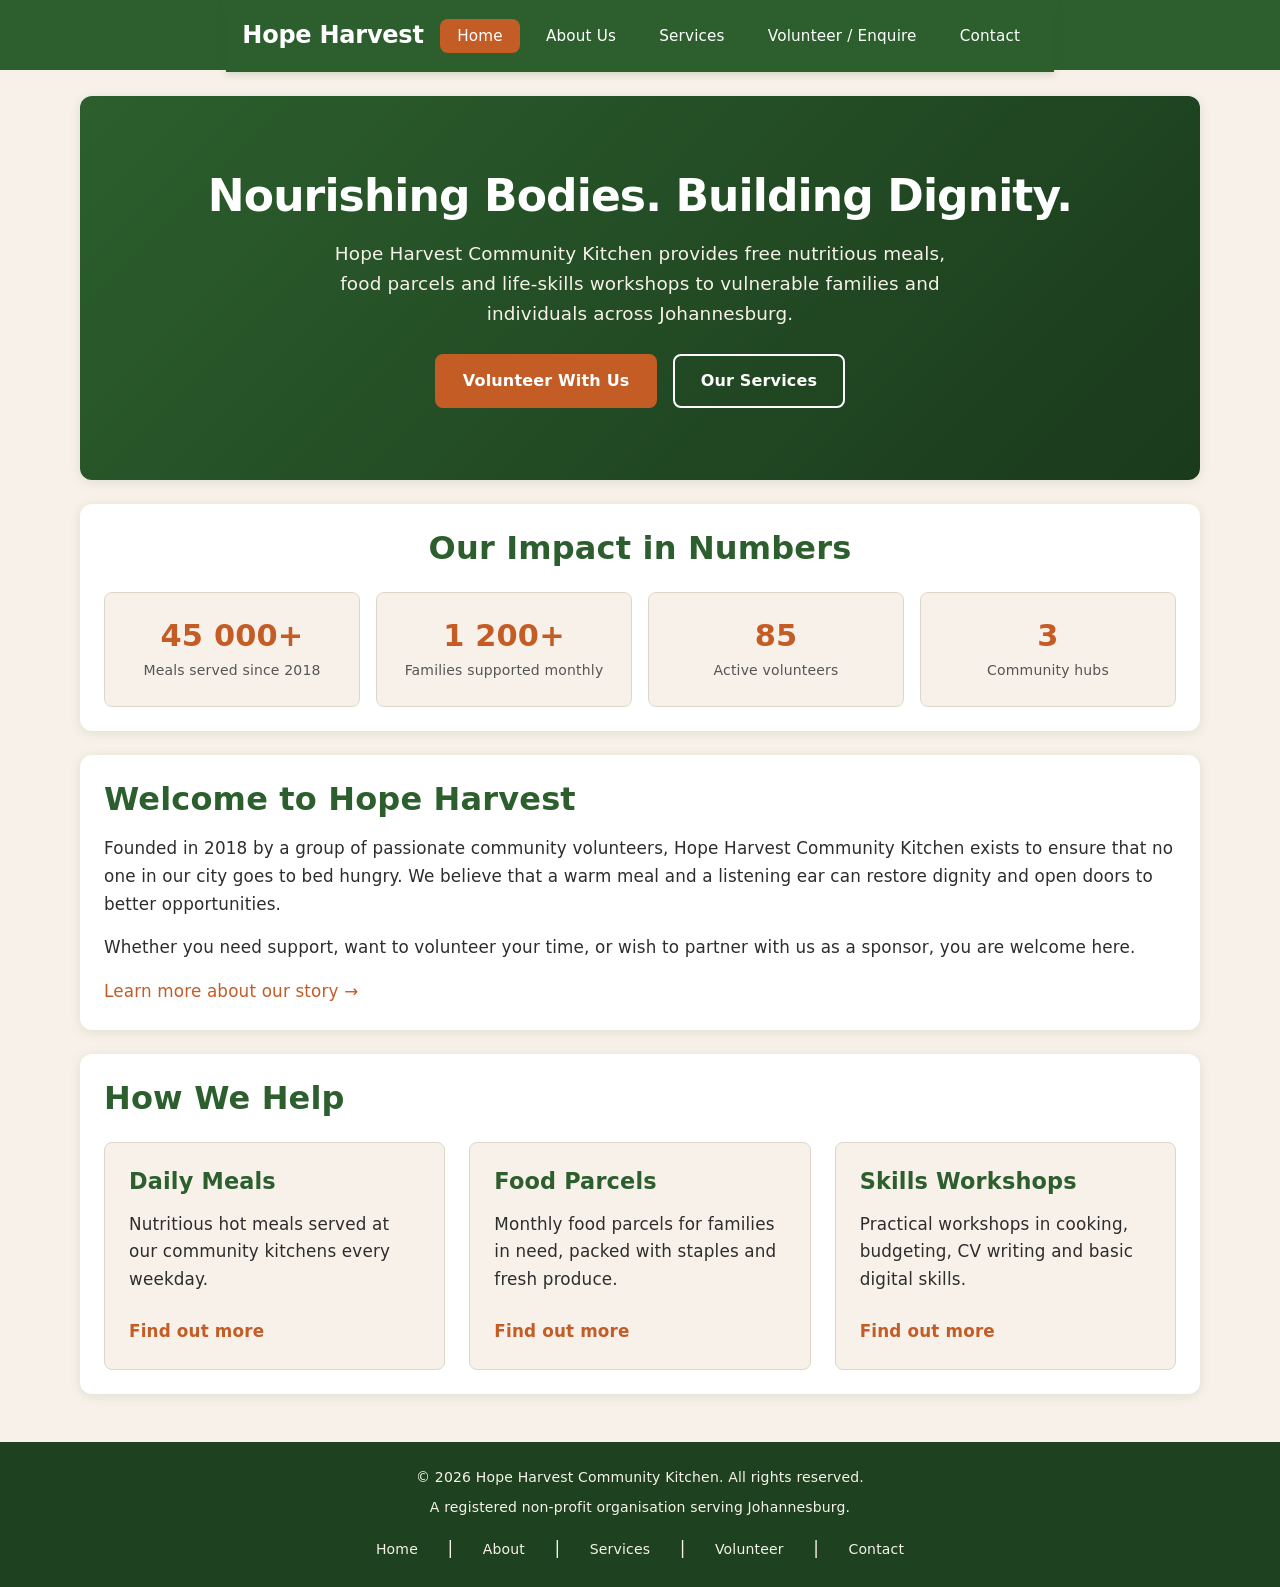
<file: hope-harvest/index.html>
<!DOCTYPE html>
<html lang="en">
<head>
    <meta charset="UTF-8">
    <meta name="viewport" content="width=device-width, initial-scale=1.0">
    <meta name="description" content="Hope Harvest Community Kitchen – Nourishing bodies and building dignity through free meals, food parcels and skills workshops in Johannesburg.">
    <meta name="keywords" content="community kitchen, free meals Johannesburg, food parcels, volunteer, non-profit, Hope Harvest">
    <title>Hope Harvest Community Kitchen | Home</title>
    <!-- External stylesheet – Part 2: Desktop + Responsive Design -->
    <link rel="stylesheet" href="css/styles.css">
</head>
<body>
    <!-- Header & Navigation -->
    <header>
        <div class="logo">
            <a href="index.html">Hope Harvest</a>
        </div>
        <nav>
            <ul>
                <li><a href="index.html" class="active">Home</a></li>
                <li><a href="about.html">About Us</a></li>
                <li><a href="services.html">Services</a></li>
                <li><a href="enquiry.html">Volunteer / Enquire</a></li>
                <li><a href="contact.html">Contact</a></li>
            </ul>
        </nav>
    </header>

    <main>
        <!-- Hero Section -->
        <section class="hero">
            <h1>Nourishing Bodies. Building Dignity.</h1>
            <p>Hope Harvest Community Kitchen provides free nutritious meals, food parcels and life-skills workshops to vulnerable families and individuals across Johannesburg.</p>
            <div class="cta-buttons">
                <a href="enquiry.html" class="btn primary">Volunteer With Us</a>
                <a href="services.html" class="btn secondary">Our Services</a>
            </div>
        </section>

        <!-- Impact Snapshot -->
        <section class="impact">
            <h2>Our Impact in Numbers</h2>
            <div class="stats">
                <div class="stat">
                    <h3>45 000+</h3>
                    <p>Meals served since 2018</p>
                </div>
                <div class="stat">
                    <h3>1 200+</h3>
                    <p>Families supported monthly</p>
                </div>
                <div class="stat">
                    <h3>85</h3>
                    <p>Active volunteers</p>
                </div>
                <div class="stat">
                    <h3>3</h3>
                    <p>Community hubs</p>
                </div>
            </div>
        </section>

        <!-- Quick Intro -->
        <section class="intro">
            <h2>Welcome to Hope Harvest</h2>
            <p>Founded in 2018 by a group of passionate community volunteers, Hope Harvest Community Kitchen exists to ensure that no one in our city goes to bed hungry. We believe that a warm meal and a listening ear can restore dignity and open doors to better opportunities.</p>
            <p>Whether you need support, want to volunteer your time, or wish to partner with us as a sponsor, you are welcome here.</p>
            <a href="about.html">Learn more about our story →</a>
        </section>

        <!-- Featured Services Preview -->
        <section class="services-preview">
            <h2>How We Help</h2>
            <div class="cards">
                <article class="card">
                    <h3>Daily Meals</h3>
                    <p>Nutritious hot meals served at our community kitchens every weekday.</p>
                    <a href="services.html#meals">Find out more</a>
                </article>
                <article class="card">
                    <h3>Food Parcels</h3>
                    <p>Monthly food parcels for families in need, packed with staples and fresh produce.</p>
                    <a href="services.html#parcels">Find out more</a>
                </article>
                <article class="card">
                    <h3>Skills Workshops</h3>
                    <p>Practical workshops in cooking, budgeting, CV writing and basic digital skills.</p>
                    <a href="services.html#workshops">Find out more</a>
                </article>
            </div>
        </section>
    </main>

    <!-- Footer -->
    <footer>
        <div class="footer-content">
            <p>&copy; 2026 Hope Harvest Community Kitchen. All rights reserved.</p>
            <p>A registered non-profit organisation serving Johannesburg.</p>
            <nav class="footer-nav">
                <a href="index.html">Home</a> |
                <a href="about.html">About</a> |
                <a href="services.html">Services</a> |
                <a href="enquiry.html">Volunteer</a> |
                <a href="contact.html">Contact</a>
            </nav>
        </div>
    </footer>
</body>
</html>
</file>
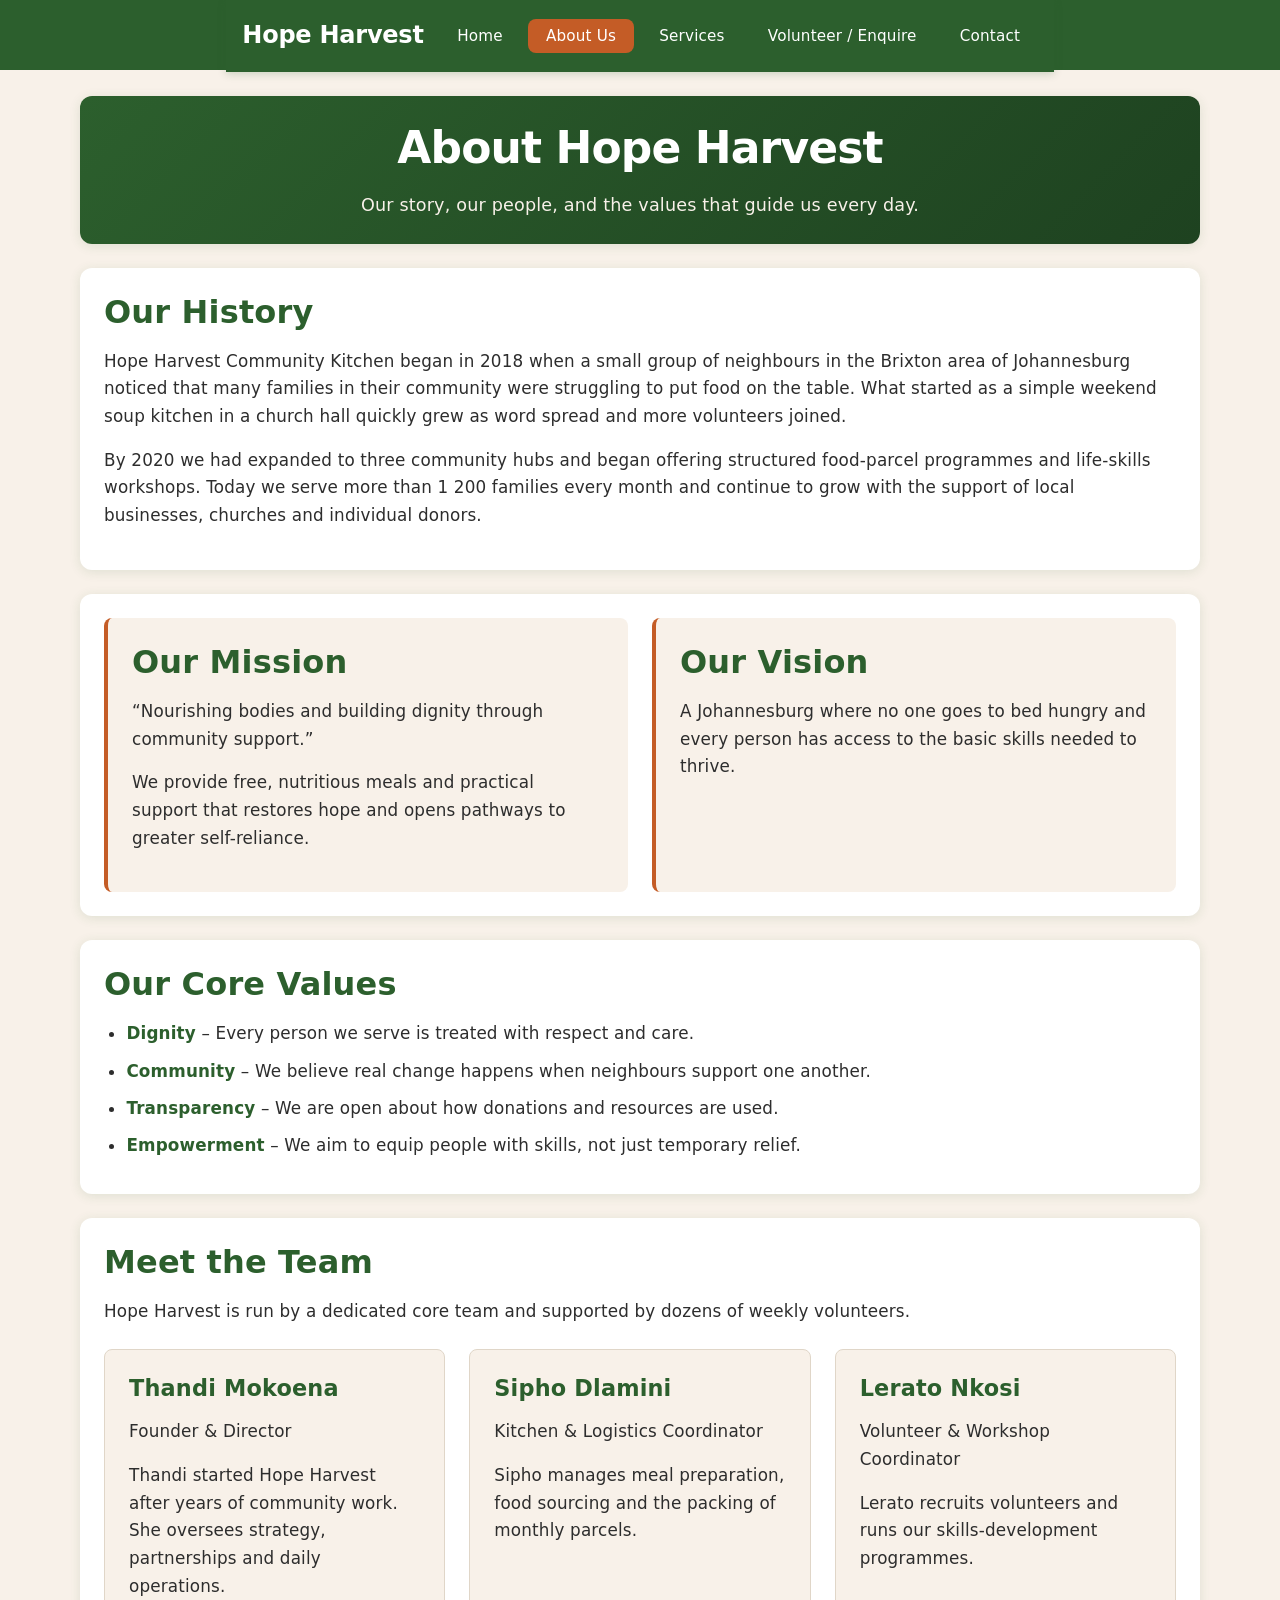
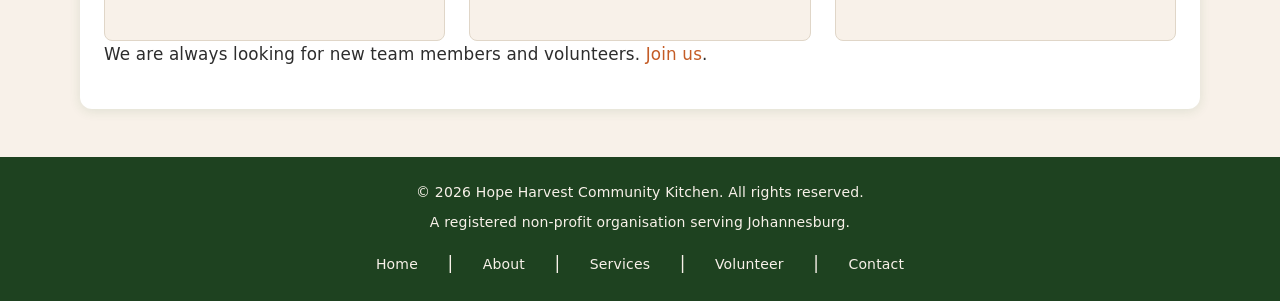
<file: hope-harvest/about.html>
<!DOCTYPE html>
<html lang="en">
<head>
    <meta charset="UTF-8">
    <meta name="viewport" content="width=device-width, initial-scale=1.0">
    <meta name="description" content="Learn about the history, mission, vision and team behind Hope Harvest Community Kitchen in Johannesburg.">
    <title>About Us | Hope Harvest Community Kitchen</title>
    <link rel="stylesheet" href="css/styles.css">
</head>
<body>
    <header>
        <div class="logo">
            <a href="index.html">Hope Harvest</a>
        </div>
        <nav>
            <ul>
                <li><a href="index.html">Home</a></li>
                <li><a href="about.html" class="active">About Us</a></li>
                <li><a href="services.html">Services</a></li>
                <li><a href="enquiry.html">Volunteer / Enquire</a></li>
                <li><a href="contact.html">Contact</a></li>
            </ul>
        </nav>
    </header>

    <main>
        <section class="page-header">
            <h1>About Hope Harvest</h1>
            <p>Our story, our people, and the values that guide us every day.</p>
        </section>

        <!-- History -->
        <section class="history">
            <h2>Our History</h2>
            <p>Hope Harvest Community Kitchen began in 2018 when a small group of neighbours in the Brixton area of Johannesburg noticed that many families in their community were struggling to put food on the table. What started as a simple weekend soup kitchen in a church hall quickly grew as word spread and more volunteers joined.</p>
            <p>By 2020 we had expanded to three community hubs and began offering structured food-parcel programmes and life-skills workshops. Today we serve more than 1 200 families every month and continue to grow with the support of local businesses, churches and individual donors.</p>
        </section>

        <!-- Mission & Vision -->
        <section class="mission-vision">
            <div class="mission">
                <h2>Our Mission</h2>
                <p>“Nourishing bodies and building dignity through community support.”</p>
                <p>We provide free, nutritious meals and practical support that restores hope and opens pathways to greater self-reliance.</p>
            </div>
            <div class="vision">
                <h2>Our Vision</h2>
                <p>A Johannesburg where no one goes to bed hungry and every person has access to the basic skills needed to thrive.</p>
            </div>
        </section>

        <!-- Values -->
        <section class="values">
            <h2>Our Core Values</h2>
            <ul>
                <li><strong>Dignity</strong> – Every person we serve is treated with respect and care.</li>
                <li><strong>Community</strong> – We believe real change happens when neighbours support one another.</li>
                <li><strong>Transparency</strong> – We are open about how donations and resources are used.</li>
                <li><strong>Empowerment</strong> – We aim to equip people with skills, not just temporary relief.</li>
            </ul>
        </section>

        <!-- Team -->
        <section class="team">
            <h2>Meet the Team</h2>
            <p>Hope Harvest is run by a dedicated core team and supported by dozens of weekly volunteers.</p>
            <div class="team-members">
                <article>
                    <h3>Thandi Mokoena</h3>
                    <p>Founder & Director</p>
                    <p>Thandi started Hope Harvest after years of community work. She oversees strategy, partnerships and daily operations.</p>
                </article>
                <article>
                    <h3>Sipho Dlamini</h3>
                    <p>Kitchen & Logistics Coordinator</p>
                    <p>Sipho manages meal preparation, food sourcing and the packing of monthly parcels.</p>
                </article>
                <article>
                    <h3>Lerato Nkosi</h3>
                    <p>Volunteer & Workshop Coordinator</p>
                    <p>Lerato recruits volunteers and runs our skills-development programmes.</p>
                </article>
            </div>
            <p>We are always looking for new team members and volunteers. <a href="enquiry.html">Join us</a>.</p>
        </section>
    </main>

    <footer>
        <div class="footer-content">
            <p>&copy; 2026 Hope Harvest Community Kitchen. All rights reserved.</p>
            <p>A registered non-profit organisation serving Johannesburg.</p>
            <nav class="footer-nav">
                <a href="index.html">Home</a> |
                <a href="about.html">About</a> |
                <a href="services.html">Services</a> |
                <a href="enquiry.html">Volunteer</a> |
                <a href="contact.html">Contact</a>
            </nav>
        </div>
    </footer>
</body>
</html>
</file>
<file: hope-harvest/css/styles.css>
/* =========================================================
   Hope Harvest Community Kitchen
   External Stylesheet – Part 2: Desktop + Responsive Design
   Colour palette from Project Proposal
   ========================================================= */

/* ---------- CSS Custom Properties (Variables) ---------- */
:root {
    /* Colours */
    --primary: #2C5F2D;          /* Deep forest green */
    --primary-dark: #1e4220;
    --primary-light: #3d7a3f;
    --accent: #C45C26;           /* Terracotta */
    --accent-hover: #a34b1f;
    --cream: #F8F1E9;
    --cream-dark: #efe6d9;
    --white: #ffffff;
    --text: #2d2d2d;
    --text-light: #555555;
    --border: #e0d6c8;
    --shadow: rgba(44, 95, 45, 0.12);
    --shadow-strong: rgba(44, 95, 45, 0.22);

    /* Typography */
    --font-heading: "Segoe UI", system-ui, -apple-system, BlinkMacSystemFont, "Helvetica Neue", Arial, sans-serif;
    --font-body: "Segoe UI", system-ui, -apple-system, BlinkMacSystemFont, "Helvetica Neue", Arial, sans-serif;
    --fs-base: 1rem;             /* 16px */
    --fs-small: 0.875rem;
    --fs-h1: 2.25rem;
    --fs-h2: 1.75rem;
    --fs-h3: 1.35rem;
    --line-height: 1.65;
    --letter-spacing: 0.01em;

    /* Spacing & Layout */
    --space-xs: 0.5rem;
    --space-sm: 1rem;
    --space-md: 1.5rem;
    --space-lg: 2.5rem;
    --space-xl: 4rem;
    --max-width: 1120px;
    --radius: 8px;
    --radius-lg: 12px;
    --transition: 0.25s ease;
}

/* ---------- CSS Reset / Normalize ---------- */
*,
*::before,
*::after {
    box-sizing: border-box;
    margin: 0;
    padding: 0;
}

html {
    scroll-behavior: smooth;
    font-size: 100%;
}

body {
    font-family: var(--font-body);
    font-size: var(--fs-base);
    line-height: var(--line-height);
    letter-spacing: var(--letter-spacing);
    color: var(--text);
    background-color: var(--cream);
    min-height: 100vh;
    display: flex;
    flex-direction: column;
}

img {
    max-width: 100%;
    height: auto;
    display: block;
}

ul, ol {
    list-style: none;
}

a {
    color: var(--accent);
    text-decoration: none;
    transition: color var(--transition);
}

a:hover,
a:focus {
    color: var(--accent-hover);
    text-decoration: underline;
}

/* ---------- Typography ---------- */
h1, h2, h3, h4 {
    font-family: var(--font-heading);
    font-weight: 700;
    line-height: 1.25;
    color: var(--primary);
    margin-bottom: var(--space-sm);
}

h1 {
    font-size: var(--fs-h1);
    letter-spacing: -0.02em;
}

h2 {
    font-size: var(--fs-h2);
}

h3 {
    font-size: var(--fs-h3);
}

p {
    margin-bottom: var(--space-sm);
}

/* ---------- Layout Helpers ---------- */
.container {
    width: 100%;
    max-width: var(--max-width);
    margin-left: auto;
    margin-right: auto;
    padding-left: var(--space-sm);
    padding-right: var(--space-sm);
}

/* ---------- Header & Navigation ---------- */
header {
    background-color: var(--primary);
    color: var(--white);
    padding: var(--space-sm) var(--space-sm);
    position: sticky;
    top: 0;
    z-index: 100;
    box-shadow: 0 2px 8px var(--shadow-strong);
    display: flex;
    flex-wrap: wrap;
    justify-content: space-between;
    align-items: center;
    gap: var(--space-sm);
}

.logo a {
    color: var(--white);
    font-size: 1.5rem;
    font-weight: 700;
    letter-spacing: -0.01em;
    text-decoration: none;
}

.logo a:hover {
    color: var(--cream);
    text-decoration: none;
}

nav ul {
    display: flex;
    flex-wrap: wrap;
    gap: 0.35rem;
    align-items: center;
}

nav a {
    color: var(--white);
    text-decoration: none;
    padding: 0.45rem 0.9rem;
    border-radius: var(--radius);
    font-weight: 500;
    font-size: 0.95rem;
    transition: background-color var(--transition), color var(--transition);
}

nav a:hover,
nav a:focus {
    background-color: var(--primary-light);
    color: var(--white);
    text-decoration: none;
}

nav a.active {
    background-color: var(--accent);
    color: var(--white);
}

/* ---------- Main Content ---------- */
main {
    flex: 1;
    width: 100%;
    max-width: var(--max-width);
    margin: var(--space-md) auto;
    padding: 0 var(--space-sm);
}

/* Card-like main sections */
main > section,
.page-header,
.hero,
.impact,
.intro,
.services-preview,
.history,
.mission-vision,
.values,
.team,
.service,
.access,
.volunteer-info,
.enquiry-form,
.contact-details,
.locations,
.map,
.quick-contact {
    background-color: var(--white);
    border-radius: var(--radius-lg);
    padding: var(--space-md);
    margin-bottom: var(--space-md);
    box-shadow: 0 2px 12px var(--shadow);
}

.page-header {
    text-align: center;
    background: linear-gradient(135deg, var(--primary) 0%, var(--primary-dark) 100%);
    color: var(--white);
}

.page-header h1 {
    color: var(--white);
}

.page-header p {
    color: var(--cream);
    font-size: 1.1rem;
    margin-bottom: 0;
}

/* ---------- Hero ---------- */
.hero {
    background: linear-gradient(135deg, var(--primary) 0%, #1a3a1c 100%);
    color: var(--white);
    text-align: center;
    padding: var(--space-xl) var(--space-md);
}

.hero h1 {
    color: var(--white);
    font-size: clamp(1.8rem, 5vw, 2.75rem);
    margin-bottom: var(--space-sm);
}

.hero p {
    font-size: 1.15rem;
    max-width: 640px;
    margin: 0 auto var(--space-md);
    color: var(--cream);
}

.cta-buttons {
    display: flex;
    flex-wrap: wrap;
    justify-content: center;
    gap: var(--space-sm);
}

/* ---------- Buttons ---------- */
.btn {
    display: inline-block;
    padding: 0.75rem 1.6rem;
    border-radius: var(--radius);
    font-weight: 600;
    font-size: 1rem;
    text-decoration: none;
    border: 2px solid transparent;
    cursor: pointer;
    transition: background-color var(--transition), color var(--transition),
                border-color var(--transition), transform 0.15s ease;
}

.btn:hover,
.btn:focus {
    text-decoration: none;
    transform: translateY(-2px);
}

.btn.primary {
    background-color: var(--accent);
    color: var(--white);
    border-color: var(--accent);
}

.btn.primary:hover,
.btn.primary:focus {
    background-color: var(--accent-hover);
    border-color: var(--accent-hover);
    color: var(--white);
}

.btn.secondary {
    background-color: transparent;
    color: var(--white);
    border-color: var(--white);
}

.btn.secondary:hover,
.btn.secondary:focus {
    background-color: var(--white);
    color: var(--primary);
}

/* ---------- Impact / Stats ---------- */
.impact h2 {
    text-align: center;
}

.stats {
    display: grid;
    grid-template-columns: repeat(auto-fit, minmax(140px, 1fr));
    gap: var(--space-sm);
    margin-top: var(--space-md);
}

.stat {
    background-color: var(--cream);
    border-radius: var(--radius);
    padding: var(--space-md) var(--space-sm);
    text-align: center;
    border: 1px solid var(--border);
    transition: transform var(--transition), box-shadow var(--transition);
}

.stat:hover {
    transform: translateY(-4px);
    box-shadow: 0 6px 16px var(--shadow);
}

.stat h3 {
    font-size: 1.9rem;
    color: var(--accent);
    margin-bottom: 0.25rem;
}

.stat p {
    font-size: var(--fs-small);
    color: var(--text-light);
    margin-bottom: 0;
}

/* ---------- Cards (Services Preview & Team) ---------- */
.cards,
.team-members,
.contact-grid {
    display: grid;
    grid-template-columns: repeat(auto-fit, minmax(240px, 1fr));
    gap: var(--space-md);
    margin-top: var(--space-md);
}

.card,
.team-members article,
.location {
    background-color: var(--cream);
    border-radius: var(--radius);
    padding: var(--space-md);
    border: 1px solid var(--border);
    transition: transform var(--transition), box-shadow var(--transition);
}

.card:hover,
.team-members article:hover,
.location:hover {
    transform: translateY(-4px);
    box-shadow: 0 8px 20px var(--shadow);
}

.card h3,
.team-members h3,
.location h3 {
    color: var(--primary);
}

.card a {
    font-weight: 600;
    display: inline-block;
    margin-top: var(--space-xs);
}

/* ---------- Mission / Vision ---------- */
.mission-vision {
    display: grid;
    grid-template-columns: 1fr;
    gap: var(--space-md);
}

.mission,
.vision {
    background-color: var(--cream);
    padding: var(--space-md);
    border-radius: var(--radius);
    border-left: 4px solid var(--accent);
}

/* ---------- Values list ---------- */
.values ul {
    list-style: disc;
    padding-left: 1.4rem;
}

.values li {
    margin-bottom: 0.6rem;
}

.values strong {
    color: var(--primary);
}

/* ---------- Service sections ---------- */
.service ul {
    list-style: disc;
    padding-left: 1.4rem;
    margin-bottom: var(--space-sm);
}

.service li {
    margin-bottom: 0.4rem;
}

.access {
    text-align: center;
}

/* ---------- Forms ---------- */
form {
    max-width: 640px;
}

fieldset {
    border: 1px solid var(--border);
    border-radius: var(--radius);
    padding: var(--space-md);
    margin: var(--space-md) 0;
    background-color: var(--cream);
}

legend {
    font-weight: 700;
    color: var(--primary);
    padding: 0 0.5rem;
}

label {
    display: block;
    margin-top: var(--space-sm);
    margin-bottom: 0.35rem;
    font-weight: 600;
    color: var(--text);
}

input[type="text"],
input[type="email"],
input[type="tel"],
textarea,
select {
    width: 100%;
    padding: 0.7rem 0.9rem;
    border: 1px solid var(--border);
    border-radius: var(--radius);
    font-size: 1rem;
    font-family: inherit;
    background-color: var(--white);
    transition: border-color var(--transition), box-shadow var(--transition);
}

input:focus,
textarea:focus,
select:focus {
    outline: none;
    border-color: var(--primary);
    box-shadow: 0 0 0 3px rgba(44, 95, 45, 0.18);
}

textarea {
    resize: vertical;
    min-height: 120px;
}

/* Radio / checkbox labels */
fieldset label {
    display: flex;
    align-items: center;
    gap: 0.5rem;
    font-weight: 500;
    margin-top: 0.6rem;
    cursor: pointer;
}

input[type="radio"],
input[type="checkbox"] {
    width: auto;
    accent-color: var(--primary);
}

button[type="submit"] {
    margin-top: var(--space-md);
    background-color: var(--accent);
    color: var(--white);
    border: 2px solid var(--accent);
    padding: 0.75rem 1.6rem;
    border-radius: var(--radius);
    font-weight: 600;
    font-size: 1rem;
    cursor: pointer;
    transition: background-color var(--transition), transform 0.15s ease;
}

button[type="submit"]:hover,
button[type="submit"]:focus {
    background-color: var(--accent-hover);
    transform: translateY(-2px);
}

.form-note {
    font-size: var(--fs-small);
    color: var(--text-light);
    margin-top: var(--space-sm);
    font-style: italic;
}

/* ---------- Contact ---------- */
.contact-grid {
    margin-top: var(--space-sm);
}

.locations .location {
    margin-bottom: var(--space-sm);
}

.map-placeholder {
    background-color: var(--cream-dark);
    border: 2px dashed var(--border);
    border-radius: var(--radius);
    padding: var(--space-xl);
    text-align: center;
    color: var(--text-light);
    margin-top: var(--space-sm);
}

/* ---------- Footer ---------- */
footer {
    background-color: var(--primary-dark);
    color: var(--cream);
    text-align: center;
    padding: var(--space-md) var(--space-sm);
    margin-top: auto;
}

footer p {
    margin-bottom: 0.4rem;
    font-size: var(--fs-small);
}

.footer-nav {
    margin-top: var(--space-sm);
}

.footer-nav a {
    color: var(--cream);
    margin: 0 0.4rem;
    font-size: var(--fs-small);
}

.footer-nav a:hover {
    color: var(--white);
    text-decoration: underline;
}

/* =========================================================
   RESPONSIVE DESIGN – Media Queries
   Breakpoints: Mobile (< 640px), Tablet (640–900px), Desktop (> 900px)
   ========================================================= */

/* ----- Tablet and up ----- */
@media (min-width: 640px) {
    :root {
        --fs-h1: 2.5rem;
        --fs-h2: 1.9rem;
    }

    .mission-vision {
        grid-template-columns: 1fr 1fr;
    }

    .hero {
        padding: 4.5rem var(--space-lg);
    }
}

/* ----- Desktop ----- */
@media (min-width: 900px) {
    :root {
        --fs-base: 1.05rem;
        --fs-h1: 2.75rem;
        --fs-h2: 2rem;
        --fs-h3: 1.4rem;
    }

    header {
        max-width: var(--max-width);
        margin-left: auto;
        margin-right: auto;
        padding-left: var(--space-sm);
        padding-right: var(--space-sm);
    }

    /* Full-width coloured bar */
    body {
        background-image: linear-gradient(var(--primary) 0, var(--primary) 70px, transparent 70px);
    }

    nav ul {
        gap: 0.5rem;
    }

    nav a {
        padding: 0.5rem 1.1rem;
    }

    main {
        padding: 0 var(--space-md);
    }

    .stats {
        grid-template-columns: repeat(4, 1fr);
    }

    .cards {
        grid-template-columns: repeat(3, 1fr);
    }

    .team-members {
        grid-template-columns: repeat(3, 1fr);
    }
}

/* ----- Large desktop ----- */
@media (min-width: 1200px) {
    main {
        padding: 0;
    }
}

/* ----- Mobile refinements ----- */
@media (max-width: 639px) {
    header {
        flex-direction: column;
        text-align: center;
        padding: var(--space-sm);
    }

    .logo {
        margin-bottom: 0.5rem;
    }

    nav ul {
        justify-content: center;
        width: 100%;
    }

    nav a {
        padding: 0.4rem 0.7rem;
        font-size: 0.9rem;
    }

    .hero {
        padding: var(--space-lg) var(--space-sm);
    }

    .hero h1 {
        font-size: 1.7rem;
    }

    .cta-buttons {
        flex-direction: column;
        align-items: center;
    }

    .btn {
        width: 100%;
        max-width: 280px;
        text-align: center;
    }

    .stats {
        grid-template-columns: 1fr 1fr;
    }

    main > section,
    .page-header,
    .hero,
    .impact,
    .intro,
    .services-preview,
    .history,
    .mission-vision,
    .values,
    .team,
    .service,
    .access,
    .volunteer-info,
    .enquiry-form,
    .contact-details,
    .locations,
    .map,
    .quick-contact {
        padding: var(--space-sm);
        border-radius: var(--radius);
    }
}

/* Print styles */
@media print {
    header, footer, .cta-buttons, nav {
        display: none;
    }
    body {
        background: white;
        color: black;
    }
    main > section {
        box-shadow: none;
        border: 1px solid #ccc;
    }
}

/* Accordion */
.accordion {
    margin-top: var(--space-md);
}

.accordion-item {
    border: 1px solid var(--border);
    border-radius: var(--radius);
    margin-bottom: 0.75rem;
    overflow: hidden;
    background: var(--cream);
}

.accordion-btn {
    width: 100%;
    text-align: left;
    padding: 1rem 1.25rem;
    background: var(--white);
    border: none;
    font-size: 1.1rem;
    font-weight: 600;
    color: var(--primary);
    cursor: pointer;
    display: flex;
    justify-content: space-between;
    align-items: center;
    transition: background-color var(--transition);
}

.accordion-btn:hover {
    background-color: var(--cream-dark);
}

.accordion-btn::after {
    content: '+';
    font-size: 1.4rem;
    font-weight: 400;
}

.accordion-item.active .accordion-btn::after {
    content: '−';
}

.accordion-content {
    max-height: 0;
    overflow: hidden;
    transition: max-height 0.35s ease;
    background: var(--white);
}

.accordion-content-inner {
    padding: 0 1.25rem 1.25rem;
}

/* Search & Filter */
.search-filter {
    display: flex;
    flex-wrap: wrap;
    gap: 1rem;
    margin-bottom: var(--space-md);
    align-items: center;
}

#serviceSearch {
    flex: 1;
    min-width: 220px;
    padding: 0.7rem 1rem;
    border: 1px solid var(--border);
    border-radius: var(--radius);
    font-size: 1rem;
}

.filter-buttons {
    display: flex;
    flex-wrap: wrap;
    gap: 0.5rem;
}

.filter-btn {
    padding: 0.5rem 1rem;
    border: 1px solid var(--border);
    background: var(--white);
    border-radius: 50px;
    cursor: pointer;
    font-size: 0.9rem;
    transition: all var(--transition);
}

.filter-btn:hover,
.filter-btn.active {
    background: var(--primary);
    color: var(--white);
    border-color: var(--primary);
}

/* Form validation */
.invalid {
    border-color: #c0392b !important;
    box-shadow: 0 0 0 3px rgba(192, 57, 43, 0.15) !important;
}

.error-message {
    display: block;
    color: #c0392b;
    font-size: 0.85rem;
    margin-top: 0.3rem;
}

.form-success {
    background: #e8f5e9;
    border: 2px solid var(--primary);
    border-radius: var(--radius-lg);
    padding: var(--space-lg);
    text-align: center;
}

.form-success h3 {
    color: var(--primary);
    margin-bottom: 0.5rem;
}

/* Map */
#map {
    height: 400px;
    width: 100%;
    border-radius: var(--radius);
    margin-top: var(--space-sm);
    z-index: 1;
}

/* Service items for filtering */
.service-item {
    margin-bottom: var(--space-md);
}

.form-group {
    margin-bottom: 1rem;
}
</file>
